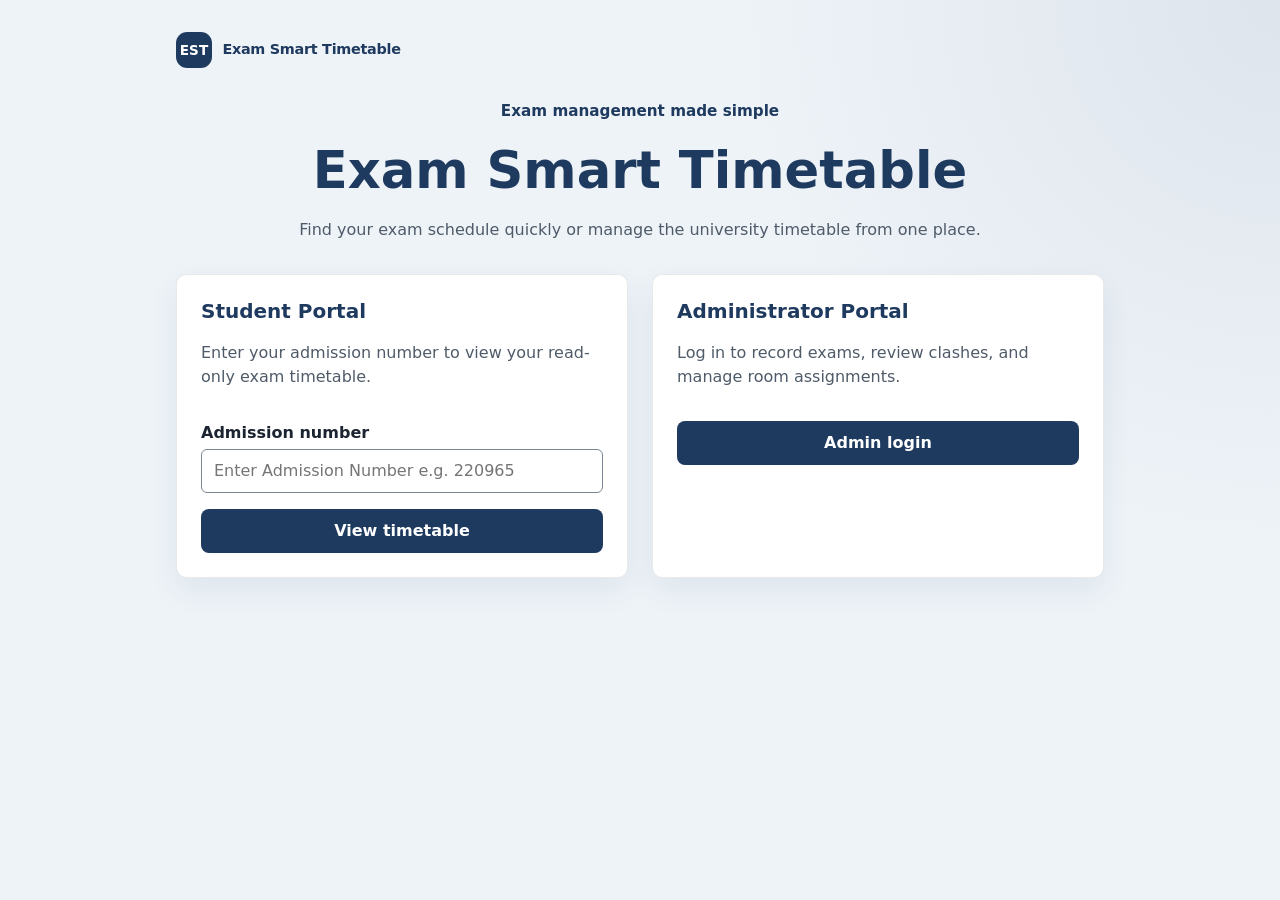
<file: frontend/index.html>
<!DOCTYPE html>
<html lang="en">
<head>
    <meta charset="UTF-8">
    <meta name="viewport" content="width=device-width, initial-scale=1.0">
    <title>Exam Smart Timetable</title>
    <link rel="icon" href="/frontend/favicon.svg" type="image/svg+xml">
    <link rel="stylesheet" href="/frontend/css/style.css">
</head>
<body class="landing-page">
    <main class="landing-container">
        <div class="landing-topbar">
            <a class="brand-lockup" href="/">
                <span class="brand-mark" aria-hidden="true">EST</span>
                <span>Exam Smart Timetable</span>
            </a>
        </div>
        <header class="landing-hero">
            <p class="eyebrow">Exam management made simple</p>
            <h1>Exam Smart Timetable</h1>
            <p>Find your exam schedule quickly or manage the university timetable from one place.</p>
        </header>

        <section class="portal-grid" aria-label="Portals">
            <article class="portal-card">
                <h2>Student Portal</h2>
                <p>Enter your admission number to view your read-only exam timetable.</p>
                <form id="student-search-form">
                    <label for="admission-number">Admission number</label>
                    <input id="admission-number" name="student_no" type="text"
                        autocomplete="off" spellcheck="false"
                        placeholder="Enter Admission Number e.g. 220965" required>
                    <button class="btn" type="submit">View timetable</button>
                </form>
            </article>
            <article class="portal-card">
                <h2>Administrator Portal</h2>
                <p>Log in to record exams, review clashes, and manage room assignments.</p>
                <a class="btn" href="/frontend/admin/login.html">Admin login</a>
            </article>
        </section>
    </main>
    <script>
        document.getElementById("student-search-form").addEventListener("submit", event => {
            event.preventDefault();
            const admissionNumber = document.getElementById("admission-number").value.trim();
            if (admissionNumber) {
                window.location.href = `/frontend/student/timetable.html?student_no=${encodeURIComponent(admissionNumber)}`;
            }
        });
    </script>
</body>
</html>
</file>
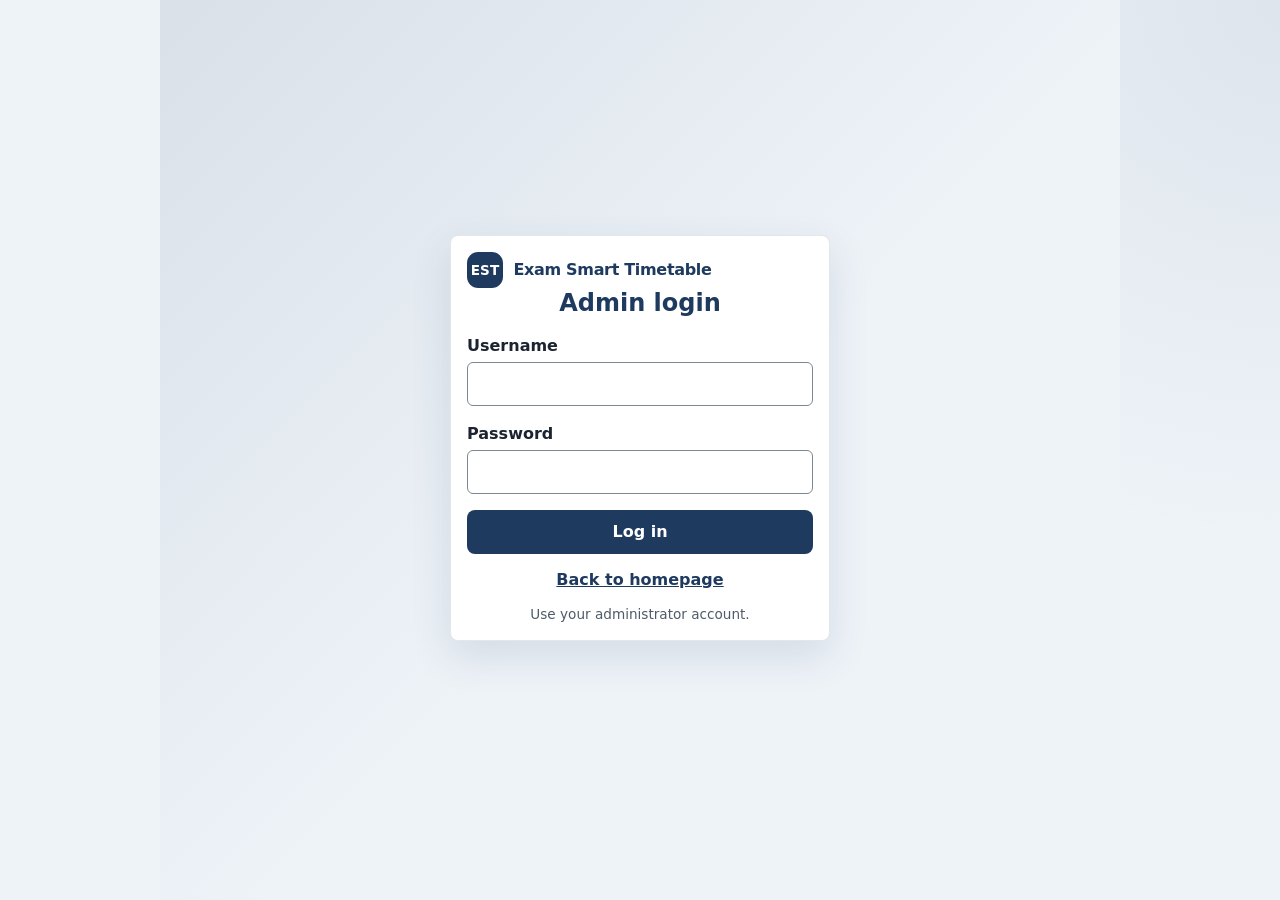
<file: frontend/admin/clash.html>
<!DOCTYPE html>
<html lang="en">
<head>
  <meta charset="UTF-8">
  <meta name="viewport" content="width=device-width, initial-scale=1.0">
  <title>Clash Review | Exam Smart Timetable</title>
  <link rel="icon" href="../favicon.svg" type="image/svg+xml">
  <link rel="stylesheet" href="../css/style.css">
  <link rel="stylesheet" href="../css/admin.css">
</head>
<body data-page="clash">
  <nav id="nav" aria-label="Admin"></nav>
  <main>
    <h1>Clash review</h1>
    <div id="page-error" class="msg error hidden" role="alert"></div>
    <div id="clash-msg" class="msg hidden" role="status"></div>
    <div id="clash-list"></div>
  </main>
  <script src="../js/admin.js"></script>
</body>
</html>
</file>
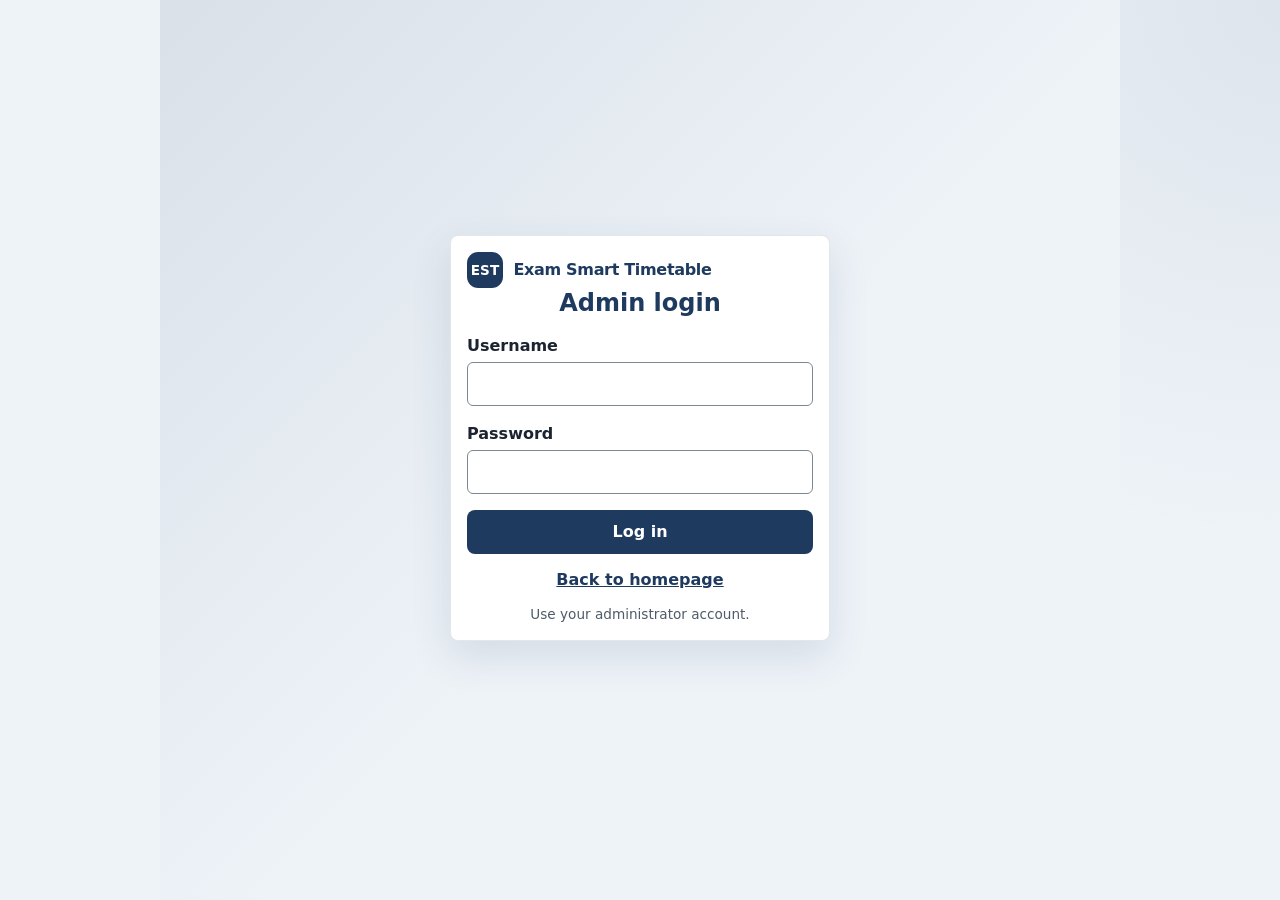
<file: frontend/admin/dashboard.html>
<!DOCTYPE html>
<html lang="en">
<head>
  <meta charset="UTF-8">
  <meta name="viewport" content="width=device-width, initial-scale=1.0">
  <title>Admin Dashboard | Exam Smart Timetable</title>
  <link rel="icon" href="../favicon.svg" type="image/svg+xml">
  <link rel="stylesheet" href="../css/style.css">
  <link rel="stylesheet" href="../css/admin.css">
</head>
<body data-page="dashboard">
  <nav id="nav" aria-label="Admin"></nav>
  <main>
    <h1>Exam dashboard</h1>
    <div class="controls">
      <div class="control">
        <label for="status-filter">Status</label>
        <select id="status-filter">
          <option value="all">All</option>
          <option value="scheduled">Scheduled</option>
          <option value="pending_review">Pending Review</option>
          <option value="resolved">Resolved</option>
        </select>
      </div>
      <div class="control">
        <label for="unit-search">Search unit</label>
        <input id="unit-search" type="search" placeholder="Code or name" autocomplete="off">
      </div>
      <form id="student-lookup-form" class="student-lookup">
        <div class="control">
          <label for="student-lookup-input">Find student</label>
          <input id="student-lookup-input" type="search"
            placeholder="Admission number e.g. 220965" autocomplete="off" required>
        </div>
        <button class="btn light" type="submit">View timetable</button>
      </form>
      <a class="btn light spacer" href="clash.html">Clash review <span id="clash-count" class="count">0</span></a>
      <a class="btn" href="exam-form.html">+ Log exam</a>
    </div>
    <div id="page-error" class="msg error hidden" role="alert"></div>
    <div class="table-wrap">
      <table>
        <thead>
          <tr><th scope="col">Unit</th><th scope="col">Date</th><th scope="col">Time</th><th scope="col">Room</th><th scope="col">Status</th><th scope="col"><span class="sr-only">Actions</span></th></tr>
        </thead>
        <tbody id="exam-tbody"></tbody>
      </table>
    </div>
  </main>
  <script src="../js/admin.js"></script>
</body>
</html>
</file>
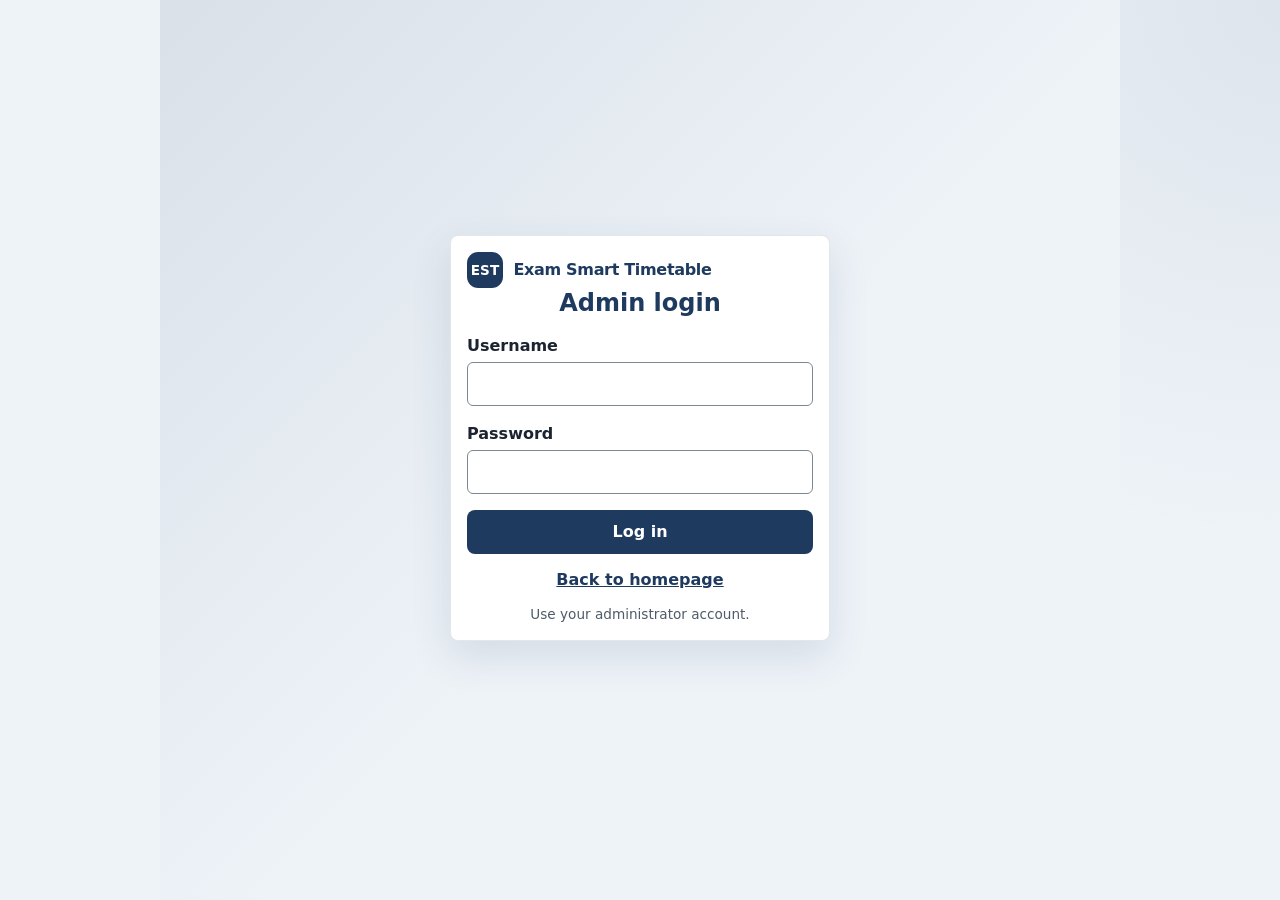
<file: frontend/admin/exam-form.html>
<!DOCTYPE html>
<html lang="en">
<head>
  <meta charset="UTF-8">
  <meta name="viewport" content="width=device-width, initial-scale=1.0">
  <title>Exam Form | Exam Smart Timetable</title>
  <link rel="icon" href="../favicon.svg" type="image/svg+xml">
  <link rel="stylesheet" href="../css/style.css">
  <link rel="stylesheet" href="../css/admin.css">
</head>
<body data-page="exam-form">
  <nav id="nav" aria-label="Admin"></nav>
  <main>
    <h1 id="form-title">Log exam</h1>
    <div id="form-error" class="msg error hidden" role="alert"></div>
    <div id="clash-banner" class="warning-box hidden" role="alert">
      <strong>Clash detected:</strong> <span id="clash-text"></span><br>
      The exam was saved and flagged as Pending Review.
      <a href="clash.html">Go to Clash Review</a>
    </div>
    <form id="exam-form" class="card">
      <label for="unit">Unit</label>
      <select id="unit" required></select>

      <label for="exam-date">Exam date</label>
      <input id="exam-date" type="date" required>

      <div class="row">
        <div>
          <label for="start-time">Start time</label>
          <input id="start-time" type="time" required>
        </div>
        <div>
          <label for="end-time">End time</label>
          <input id="end-time" type="time" required>
        </div>
      </div>

      <label for="room">Room</label>
      <select id="room" required></select>

      <div class="actions">
        <button id="save-btn" class="btn" type="submit">Save exam</button>
        <a class="btn light" href="dashboard.html">Cancel</a>
      </div>
    </form>
  </main>
  <script src="../js/admin.js"></script>
</body>
</html>
</file>
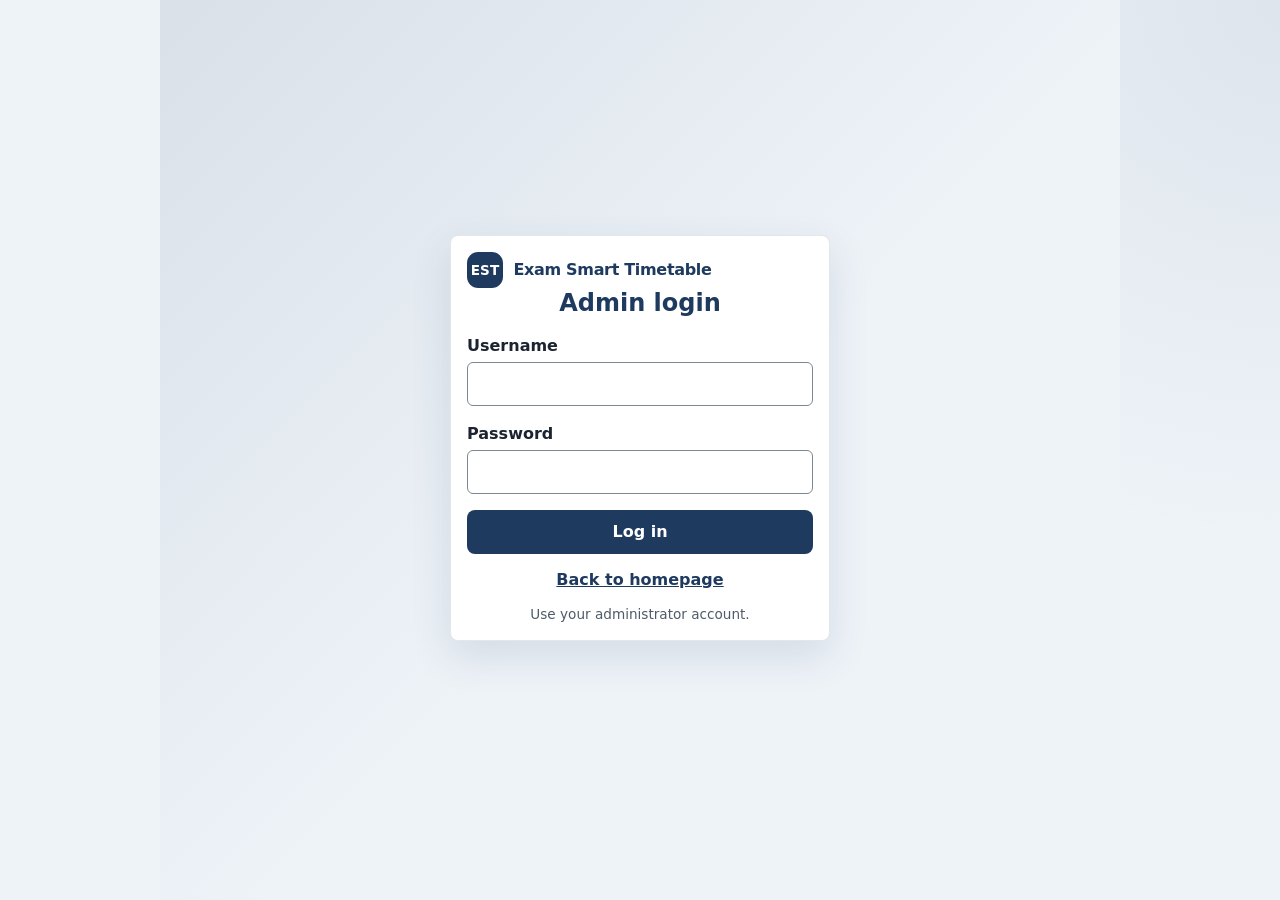
<file: frontend/admin/login.html>
<!DOCTYPE html>
<html lang="en">
<head>
  <meta charset="UTF-8">
  <meta name="viewport" content="width=device-width, initial-scale=1.0">
  <title>Admin Login | Exam Smart Timetable</title>
  <link rel="icon" href="../favicon.svg" type="image/svg+xml">
  <link rel="stylesheet" href="../css/style.css">
  <link rel="stylesheet" href="../css/admin.css">
</head>
<body data-page="login">
  <main class="login-wrap">
    <form id="login-form" class="card login-card">
      <a class="brand-lockup" href="/">
        <span class="brand-mark" aria-hidden="true">EST</span>
        <span>Exam Smart Timetable</span>
      </a>
      <h1>Admin login</h1>
      <div id="login-notice" class="msg info hidden" role="status"></div>
      <div id="login-error" class="msg error hidden" role="alert"></div>
      <label for="username">Username</label>
      <input id="username" type="text" autocomplete="username" required>
      <label for="password">Password</label>
      <input id="password" type="password" autocomplete="current-password" required>
      <button id="login-btn" class="btn" type="submit">Log in</button>
      <a class="login-home-link" href="/">Back to homepage</a>
      <p class="hint">Use your administrator account.</p>
    </form>
  </main>
  <script src="../js/admin.js"></script>
</body>
</html>
</file>
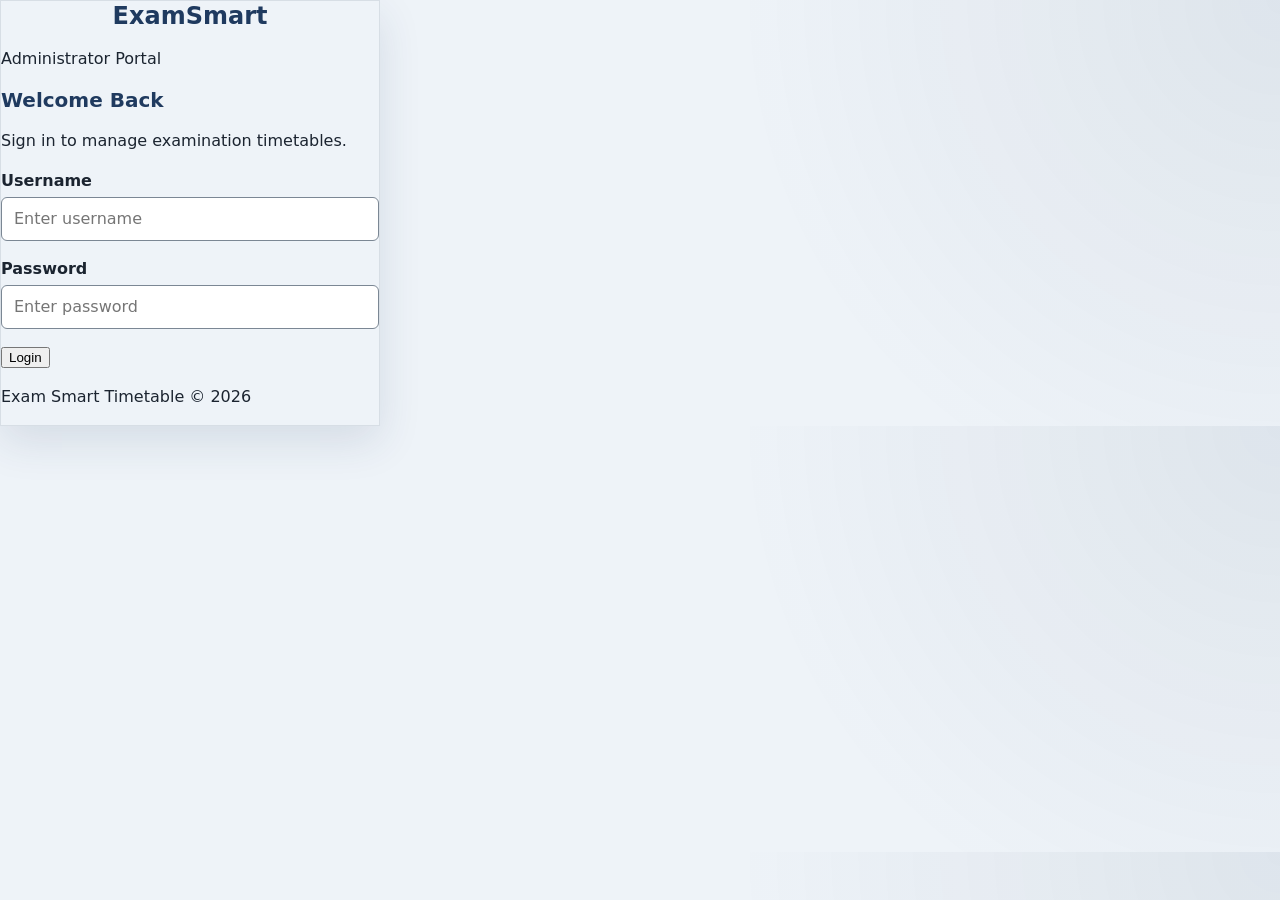
<file: frontend/admin/staff-login.html>
<!DOCTYPE html>
<html lang="en">
<head>
    <meta charset="UTF-8">
    <meta name="viewport" content="width=device-width, initial-scale=1.0">
    <title>Admin Login | Exam Smart Timetable</title>
    <link rel="stylesheet" href="../css/style.css">
    <link rel="stylesheet" href="../css/admin.css">
</head>
<body class="admin-login-page">

    <div class="login-container">
        <div class="login-card">

            <div class="login-logo">
                <h1>Exam<span>Smart</span></h1>
                <p>Administrator Portal</p>
            </div>

            <h2>Welcome Back</h2>
            <p class="login-description">
                Sign in to manage examination timetables.
            </p>

            <form id="adminLoginForm">

                <div class="form-group">
                    <label for="username">Username</label>
                    <input type="text" id="username"
                           placeholder="Enter username" required>
                </div>

                <div class="form-group">
                    <label for="password">Password</label>
                    <input type="password" id="password"
                           placeholder="Enter password" required>
                </div>

                <p id="loginError" class="error-message"></p>

                <button type="submit" class="btn-primary full-width">
                    Login
                </button>

            </form>

            <p class="login-footer">
                Exam Smart Timetable &copy; 2026
            </p>

        </div>
    </div>

    <script src="../js/admin.js"></script>
</body>
</html>
</file>
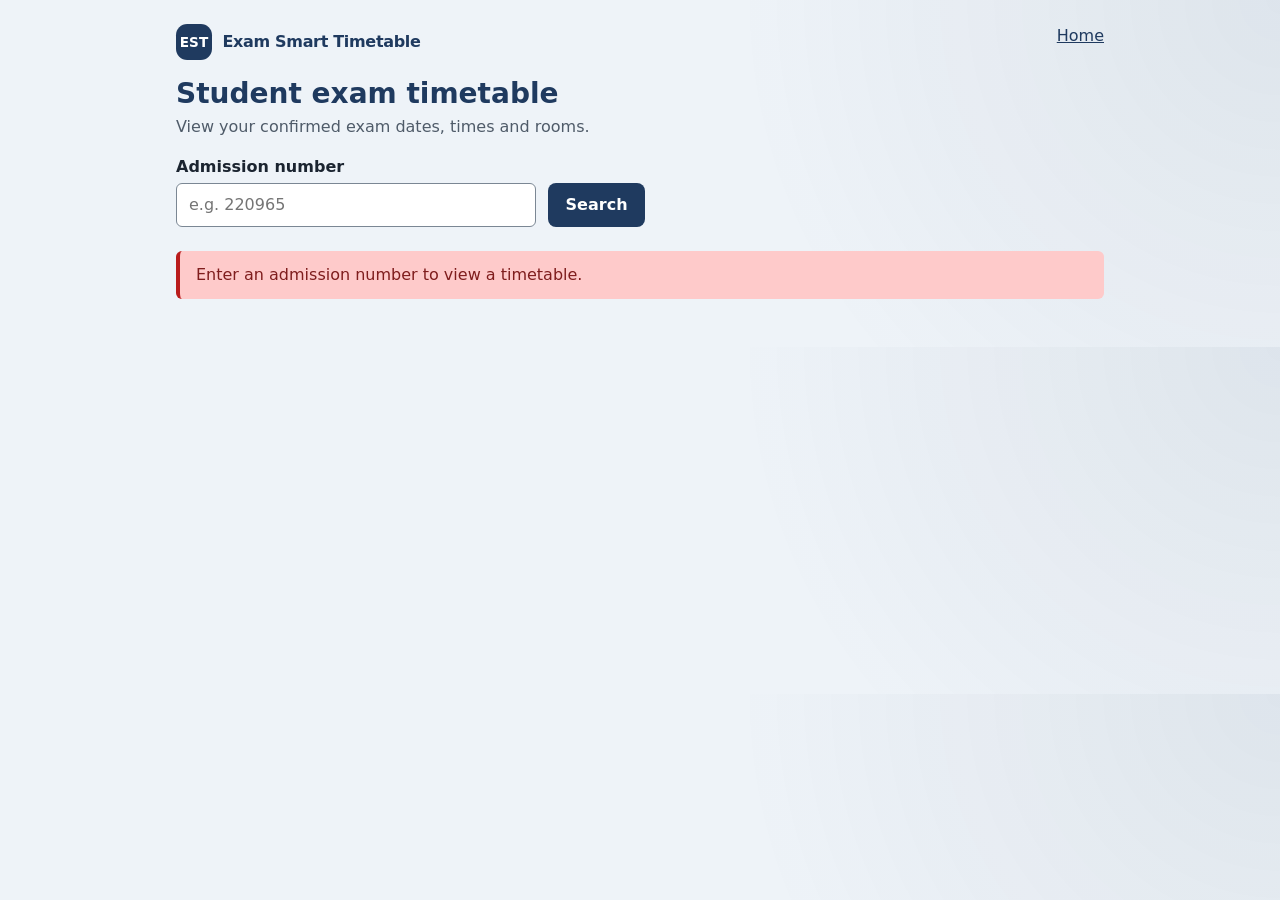
<file: frontend/student/timetable.html>
<!DOCTYPE html>
<html lang="en">
<head>
    <meta charset="UTF-8">
    <meta name="viewport" content="width=device-width, initial-scale=1.0">
    <title>Student Exam Timetable</title>
    <link rel="icon" href="../favicon.svg" type="image/svg+xml">
    <link rel="stylesheet" href="../css/style.css">
</head>
<body>
    <main class="container">
        <header class="student-header">
            <div>
                <a class="brand-lockup" href="/">
                    <span class="brand-mark" aria-hidden="true">EST</span>
                    <span>Exam Smart Timetable</span>
                </a>
                <h1>Student exam timetable</h1>
                <p>View your confirmed exam dates, times and rooms.</p>
            </div>
            <a href="/" aria-label="Return to homepage">Home</a>
        </header>

        <form id="student-search-form" class="student-search">
            <div class="field">
                <label for="student-search-input">Admission number</label>
                <input id="student-search-input" type="text" autocomplete="off" spellcheck="false"
                    placeholder="e.g. 220965" required>
            </div>
            <button id="search-btn" class="btn" type="submit">Search</button>
        </form>

        <!-- Error banner: announced immediately by screen readers -->
        <div id="error-banner" class="error-banner hidden" role="alert">
            <p id="error-message"></p>
        </div>

        <!-- Loading / empty messages: announced politely -->
        <div aria-live="polite">
            <p id="loading-state" class="state-message hidden"></p>
            <p id="empty-state" class="state-message hidden">No exams scheduled yet. Check back later.</p>
        </div>

        <section id="results" class="hidden" aria-labelledby="results-summary">
            <p id="results-summary" class="student-summary"></p>

            <section id="next-exam" class="next-exam hidden" aria-labelledby="next-exam-heading">
                <h2 id="next-exam-heading">Next exam</h2>
                <p id="next-title" class="next-title"></p>
                <p id="next-when" class="next-when"></p>
                <p id="next-meta" class="next-meta"></p>
            </section>

            <ul class="badge-legend" aria-label="Status key">
                <li><span class="badge badge-scheduled">Scheduled</span>Date, time and room are set</li>
                <li><span class="badge badge-pending_review">Pending Review</span>May be rescheduled</li>
                <li><span class="badge badge-resolved">Resolved</span>A clash was fixed; details are up to date</li>
            </ul>

            <table class="timetable-table" id="exam-table" role="table">
                <caption class="sr-only">Exams, in date order</caption>
                <thead role="rowgroup">
                    <tr role="row">
                        <th role="columnheader" scope="col">Course code</th>
                        <th role="columnheader" scope="col">Course name</th>
                        <th role="columnheader" scope="col">Date</th>
                        <th role="columnheader" scope="col">Time</th>
                        <th role="columnheader" scope="col">Room</th>
                        <th role="columnheader" scope="col">Status</th>
                    </tr>
                </thead>
                <tbody id="exam-tbody" role="rowgroup">
                    <!-- Rows are injected by student.js -->
                </tbody>
            </table>
        </section>
    </main>

    <script src="../js/student.js"></script>
</body>
</html>
</file>
<file: frontend/css/style.css>
/* =====================================================================
   Exam Smart Timetable - shared stylesheet
   Loaded by EVERY page (landing, student, admin). admin.css only adds
   admin-specific layout on top of this file.
   ===================================================================== */

/* ---------- Design tokens ---------- */
:root {
  --primary: #1f3a5f;
  --primary-hover: #162d4b;
  --bg: #eef3f8;
  --surface: #ffffff;
  --text: #1b2430;
  --muted: #4f5b69;          /* 6:1 on white, 5.5:1 on --bg */
  --line: #d9dee3;           /* decorative dividers */
  --border: #7b8794;         /* form-control borders (3:1+) */
  --focus: #1d6fd8;
  --radius: 8px;
  --shadow: 0 1px 3px rgba(0, 0, 0, 0.1);
  --space-1: 0.5rem;
  --space-2: 1rem;
  --space-3: 1.5rem;
  --space-4: 2rem;
  --font: system-ui, -apple-system, "Segoe UI", Roboto, "Helvetica Neue", Arial, sans-serif;
}

/* ---------- Base ---------- */
* { box-sizing: border-box; }

html { font-size: 100%; }

body {
  margin: 0;
  font-family: var(--font);
  font-size: 1rem;
  line-height: 1.5;
  background:
    radial-gradient(circle at top right, rgba(31, 58, 95, 0.08), transparent 34rem),
    var(--bg);
  color: var(--text);
}

h1, h2, h3 { line-height: 1.25; color: var(--primary); }
h1 { margin: 0 0 var(--space-2); font-size: 1.75rem; }
h2 { font-size: 1.25rem; }
h3 { font-size: 1.1rem; }

a { color: var(--primary); }

button,
input,
select { -webkit-tap-highlight-color: transparent; }

:focus-visible {
  outline: 3px solid var(--focus);
  outline-offset: 2px;
}

.hidden { display: none !important; }

.sr-only {
  position: absolute;
  width: 1px;
  height: 1px;
  margin: -1px;
  padding: 0;
  overflow: hidden;
  clip: rect(0, 0, 0, 0);
  white-space: nowrap;
  border: 0;
}

/* ---------- Buttons ---------- */
.btn {
  display: inline-flex;
  align-items: center;
  justify-content: center;
  min-height: 44px;
  padding: 0.5rem 1.1rem;
  border: 0;
  border-radius: var(--radius);
  background: var(--primary);
  color: #fff;
  font: inherit;
  font-weight: 600;
  text-decoration: none;
  cursor: pointer;
}
.btn:hover { background: var(--primary-hover); }
.btn:disabled,
.btn[aria-disabled="true"] { opacity: 0.6; cursor: not-allowed; }
.btn.light { background: #e3e7ea; color: var(--text); }
.btn.light:hover { background: #d3d9de; }
.btn.small { min-height: 36px; padding: 0.25rem 0.8rem; font-size: 0.9rem; }

/* ---------- Forms ---------- */
label { display: block; margin: var(--space-2) 0 0.25rem; font-weight: 600; }
input, select {
  display: block;
  width: 100%;
  min-height: 44px;
  padding: 0.5rem 0.75rem;
  border: 1px solid var(--border);
  border-radius: 6px;
  background: var(--surface);
  color: var(--text);
  font: inherit;       /* 1rem, avoids iOS zoom-on-focus */
}

/* ---------- Cards and messages ---------- */
.card {
  margin-bottom: var(--space-2);
  padding: var(--space-2);
  background: var(--surface);
  border-radius: var(--radius);
  box-shadow: var(--shadow);
}

.msg {
  margin-bottom: 0.75rem;
  padding: 0.65rem 0.9rem;
  border-radius: 6px;
}
.msg.success { background: #bbf7d0; color: #14532d; }
.msg.error   { background: #fecaca; color: #7f1d1d; }
.msg.info    { background: #dbeafe; color: #1e3a8a; }

.warning-box {
  margin: 0.75rem 0;
  padding: 0.65rem 0.9rem;
  background: #fef08a;
  border: 1px solid #fde047;
  border-radius: 6px;
  color: #713f12;
}

/* ---------- Status badges (shared by student and admin pages) ---------- */
.badge {
  display: inline-block;
  padding: 0.15rem 0.7rem;
  border: 1px solid transparent;
  border-radius: 999px;
  font-size: 0.8rem;
  font-weight: 700;
  line-height: 1.4;
  white-space: nowrap;
  vertical-align: middle;
}
/* neutral fallback for an unknown status */
.badge-pending   { background: #e2e3e5; color: #383d41; border-color: #cbd0d4; }
/* the three real statuses (same on admin and student pages) */
.badge-scheduled      { background: #e2e8f0; color: #334155; border-color: #cbd5e1; }
.badge-pending_review { background: #fef08a; color: #713f12; border-color: #fde047; }
.badge-resolved       { background: #bbf7d0; color: #14532d; border-color: #86efac; }

/* ---------- Toasts ---------- */
.toast-region {
  position: fixed;
  right: var(--space-2);
  bottom: var(--space-2);
  left: var(--space-2);
  z-index: 1000;
  display: flex;
  flex-direction: column;
  align-items: flex-end;
  gap: 0.5rem;
  pointer-events: none;
}
.toast {
  max-width: 100%;
  padding: 0.75rem 1rem;
  border-radius: var(--radius);
  background: #14532d;
  color: #fff;
  box-shadow: 0 4px 12px rgba(0, 0, 0, 0.25);
  pointer-events: auto;
}
.toast-error { background: #7f1d1d; }

/* =====================================================================
   Landing page
   ===================================================================== */
.landing-page { min-height: 100vh; }

.landing-container {
  max-width: 960px;
  margin: 0 auto;
  padding: var(--space-4) var(--space-2);
}

.brand-lockup {
  display: inline-flex;
  align-items: center;
  gap: 0.65rem;
  color: var(--primary);
  font-weight: 800;
  letter-spacing: -0.02em;
  text-decoration: none;
}

.brand-mark {
  display: inline-grid;
  width: 2.25rem;
  height: 2.25rem;
  place-items: center;
  border-radius: 0.7rem;
  background: var(--primary);
  color: #fff;
  font-size: 0.85rem;
  letter-spacing: 0;
}

.landing-topbar {
  display: flex;
  justify-content: space-between;
  align-items: center;
  margin-bottom: var(--space-4);
}

.landing-topbar a {
  font-size: 0.9rem;
  font-weight: 700;
}

.landing-hero { margin-bottom: var(--space-4); text-align: center; }
.landing-hero h1 { margin: 0.5rem 0; font-size: clamp(2rem, 5vw, 3.2rem); }
.landing-hero p { color: var(--muted); }
.landing-hero .eyebrow { color: var(--primary); font-size: 0.95rem; font-weight: 700; }

.portal-grid {
  display: grid;
  grid-template-columns: repeat(auto-fit, minmax(260px, 1fr));
  gap: var(--space-3);
}

.portal-card {
  display: flex;
  flex-direction: column;
  padding: var(--space-3);
  background: var(--surface);
  border-radius: 10px;
  border: 1px solid rgba(123, 135, 148, 0.18);
  box-shadow: 0 12px 30px rgba(31, 58, 95, 0.08);
}
.portal-card h2 { margin-top: 0; }
.portal-card p { margin-top: 0; color: var(--muted); }
.portal-card form { margin-top: auto; }
.portal-card .btn { width: 100%; margin-top: var(--space-2); }

/* =====================================================================
   Student timetable page
   ===================================================================== */
.container { max-width: 960px; margin: 0 auto; padding: var(--space-3) var(--space-2) var(--space-4); }

.student-header {
  display: flex;
  align-items: flex-start;
  justify-content: space-between;
  gap: var(--space-2);
  margin-bottom: var(--space-2);
}

.student-header h1 { margin-bottom: 0.25rem; }
.student-header p { margin: 0; color: var(--muted); }
.student-header .brand-lockup { margin-bottom: var(--space-2); }

.student-search {
  display: flex;
  flex-wrap: wrap;
  align-items: flex-end;
  gap: 0.75rem;
  margin: var(--space-2) 0 var(--space-3);
}
.student-search .field { flex: 1 1 220px; max-width: 360px; }
.student-search label { margin-top: 0; }

.error-banner {
  margin-bottom: var(--space-2);
  padding: 0.75rem 1rem;
  background: #fecaca;
  border-left: 4px solid #b91c1c;
  border-radius: 6px;
  color: #7f1d1d;
}
.error-banner p { margin: 0; }

.state-message { color: var(--muted); }

.student-summary { margin: 0 0 var(--space-2); color: var(--muted); }

/* "Next exam" highlight */
.next-exam {
  margin-bottom: var(--space-3);
  padding: var(--space-2) var(--space-3);
  background: var(--surface);
  border-left: 6px solid var(--primary);
  border-radius: var(--radius);
  box-shadow: var(--shadow);
}
.next-exam h2 { margin: 0 0 0.25rem; font-size: 1rem; color: var(--muted); }
.next-exam .next-title { margin: 0; font-size: 1.35rem; font-weight: 700; color: var(--primary); }
.next-exam .next-when { margin: 0.25rem 0 0; font-weight: 600; }
.next-exam .next-meta { margin: 0.25rem 0 0; color: var(--muted); }

/* Legend */
.badge-legend {
  display: flex;
  flex-wrap: wrap;
  gap: 0.5rem 1.25rem;
  margin: 0 0 var(--space-2);
  padding: 0;
  list-style: none;
  font-size: 0.9rem;
  color: var(--muted);
}
.badge-legend .badge { margin-right: 0.4rem; }

/* Timetable table (desktop) */
.timetable-table {
  position: relative;       /* keeps .sr-only / hidden header inside the table */
  width: 100%;
  border-collapse: collapse;
  background: var(--surface);
  border-radius: var(--radius);
  box-shadow: var(--shadow);
  overflow: hidden;
}
.timetable-table th,
.timetable-table td {
  padding: 0.75rem 0.9rem;
  border-bottom: 1px solid var(--line);
  text-align: left;
  vertical-align: top;
}
.timetable-table th { background: #f9fafb; font-size: 0.9rem; }
.timetable-table tr:last-child td { border-bottom: 0; }
.timetable-table .flag-note { display: block; margin-top: 0.35rem; font-size: 0.85rem; color: var(--muted); }

.timetable-table tr.is-next td { background: #eef4fb; }
.timetable-table tr.is-past td { background: #f1f3f5; color: var(--muted); }
.timetable-table tr.is-past .badge { opacity: 0.8; }

/* Wide screens: keep short values (code, date, time, room) on one line */
@media (min-width: 641px) {
  .timetable-table th { white-space: nowrap; }
  .timetable-table td:nth-child(1),
  .timetable-table td:nth-child(3),
  .timetable-table td:nth-child(4),
  .timetable-table td:nth-child(5) { white-space: nowrap; }
}

/* ---------- Mobile: table becomes stacked cards ---------- */
@media (max-width: 640px) {
  h1 { font-size: 1.5rem; }
  .container { padding-left: 0.75rem; padding-right: 0.75rem; }
  .student-header { display: block; }
  .student-search .field { max-width: none; flex-basis: 100%; }
  .student-search .btn { width: 100%; }

  .timetable-table,
  .timetable-table tbody,
  .timetable-table tr,
  .timetable-table td {
    display: block;
    width: 100%;
  }
  .timetable-table { background: transparent; box-shadow: none; overflow: visible; }
  .timetable-table thead {
    position: absolute;
    width: 1px;
    height: 1px;
    overflow: hidden;
    clip: rect(0, 0, 0, 0);
  }
  .timetable-table tr {
    margin-bottom: 0.75rem;
    padding: 0.5rem 0.9rem;
    background: var(--surface);
    border: 1px solid var(--line);
    border-radius: var(--radius);
    box-shadow: var(--shadow);
  }
  .timetable-table tr.is-next { border-left: 6px solid var(--primary); }
  .timetable-table tr.is-next td,
  .timetable-table tr.is-past td { background: transparent; }
  .timetable-table tr.is-past { background: #f1f3f5; }
  .timetable-table td {
    display: flex;
    justify-content: space-between;
    gap: 1rem;
    padding: 0.4rem 0;
    border-bottom: 0;
    text-align: right;
  }
  .timetable-table td::before {
    content: attr(data-label);
    flex: none;
    font-weight: 600;
    color: var(--muted);
    text-align: left;
  }
  .timetable-table td[data-label="Status"] { flex-wrap: wrap; }
  .timetable-table .flag-note { flex-basis: 100%; margin-top: 0; text-align: left; }

  .toast-region { align-items: stretch; }
}

/* Larger tap targets on touch devices */
@media (pointer: coarse) {
  .btn.small { min-height: 44px; }
}

@media (prefers-reduced-motion: no-preference) {
  .btn { transition: background-color 0.15s ease; }
}
</file>
<file: frontend/css/admin.css>
/* =====================================================================
   Exam Smart Timetable - admin-only layout.
   Shared tokens, buttons, forms, cards, badges and toasts live in
   style.css (always load style.css BEFORE this file).
   ===================================================================== */

.admin-nav {
  position: sticky;
  top: 0;
  z-index: 10;
  display: flex;
  flex-wrap: wrap;
  align-items: center;
  gap: 0.25rem 1rem;
  padding: 0.65rem max(1rem, calc((100% - 960px) / 2));
  background: rgba(31, 58, 95, 0.98);
  color: #fff;
  box-shadow: 0 2px 10px rgba(15, 35, 60, 0.18);
}
.admin-nav a,
.admin-nav button {
  display: inline-flex;
  align-items: center;
  min-height: 44px;
  padding: 0 0.25rem;
  background: none;
  border: 0;
  color: #fff;
  font: inherit;
  text-decoration: none;
  opacity: 0.9;
  cursor: pointer;
}
.admin-nav a:hover,
.admin-nav button:hover,
.admin-nav a.active { opacity: 1; text-decoration: underline; }
.admin-nav .brand { margin-right: auto; color: #fff; font-weight: 700; opacity: 1; }
.admin-nav :focus-visible { outline-color: #fff; }

body[data-page] main {
  max-width: 960px;
  margin: 0 auto;
  padding: var(--space-3) var(--space-2) var(--space-4);
}

body[data-page] main > h1 {
  margin-top: 0.25rem;
  margin-bottom: var(--space-3);
}

.controls {
  display: flex;
  flex-wrap: wrap;
  align-items: flex-end;
  gap: 0.75rem;
  margin-bottom: var(--space-2);
}
.controls .control { flex: 0 1 220px; }
.controls label { margin: 0 0 0.25rem; }
.controls .spacer { margin-left: auto; }

.student-lookup {
  display: flex;
  flex: 1 1 360px;
  align-items: flex-end;
  gap: 0.5rem;
}

.student-lookup .control { flex: 1 1 220px; }
.student-lookup .btn { flex: 0 0 auto; }

.row {
  display: grid;
  grid-template-columns: repeat(auto-fit, minmax(150px, 1fr));
  gap: 0.75rem;
  align-items: end;
}

/* Tables */
.table-wrap {
  position: relative;       /* keeps .sr-only text inside the scroll area */
  overflow-x: auto;
  background: var(--surface);
  border-radius: var(--radius);
  box-shadow: var(--shadow);
}
table { width: 100%; border-collapse: collapse; }
th, td {
  padding: 0.65rem 0.8rem;
  border-bottom: 1px solid var(--line);
  text-align: left;
  vertical-align: top;
  white-space: nowrap;
}
th { background: #f9fafb; font-size: 0.9rem; }
.empty { padding: var(--space-3); color: var(--muted); text-align: center; }

tr.row-flagged td { background: #fffbe0; }
.clash-note {
  display: block;
  max-width: 34ch;
  margin-top: 0.2rem;
  font-size: 0.85rem;
  color: #713f12;
  white-space: normal;
}

.count {
  margin-left: 0.4rem;
  padding: 0 0.55em;
  background: #fef08a;
  border-radius: 999px;
  color: #713f12;
  font-size: 0.85rem;
  font-weight: 700;
}

.actions { display: flex; flex-wrap: wrap; gap: 0.75rem; margin-top: var(--space-2); }

/* Login */
.login-wrap {
  display: flex;
  align-items: center;
  justify-content: center;
  min-height: 100vh;
  padding: var(--space-2);
  background:
    linear-gradient(135deg, rgba(31, 58, 95, 0.1), transparent 55%),
    var(--bg);
}
.login-card {
  width: 100%;
  max-width: 380px;
  border: 1px solid rgba(123, 135, 148, 0.2);
  box-shadow: 0 16px 40px rgba(31, 58, 95, 0.12);
}
.login-card h1 { text-align: center; font-size: 1.5rem; }
.login-card .btn { width: 100%; margin-top: var(--space-2); }
.login-home-link {
  display: block;
  margin-top: 0.85rem;
  color: var(--primary);
  text-align: center;
  font-weight: 700;
}
.login-card .hint { margin: 0.75rem 0 0; color: var(--muted); font-size: 0.85rem; text-align: center; }

/* Clash review */
.clash-card h3 { margin: 0 0 0.25rem; }
.clash-card .meta { margin: 0; color: var(--muted); }
.clash-card .row { margin-top: 0.5rem; }
.clash-card .row label { margin-top: 0; }
.clash-card .card-actions { display: flex; flex-wrap: wrap; gap: 0.5rem; margin-top: 0.75rem; }

@media (max-width: 640px) {
  .admin-nav { padding: 0.5rem 0.75rem; }
  .admin-nav .brand { flex-basis: 100%; margin-bottom: 0.2rem; }
  body[data-page] main { padding: var(--space-2) 0.75rem var(--space-4); }
  .controls .control { flex-basis: 100%; }
  .controls .spacer { margin-left: 0; }
  .controls .btn { flex: 1 1 100%; }
  .student-lookup { flex-basis: 100%; flex-wrap: wrap; }
  .student-lookup .control,
  .student-lookup .btn { flex-basis: 100%; }
  .clash-card .card-actions .btn { flex: 1 1 100%; }
  .btn.small { min-height: 44px; }
}
</file>
